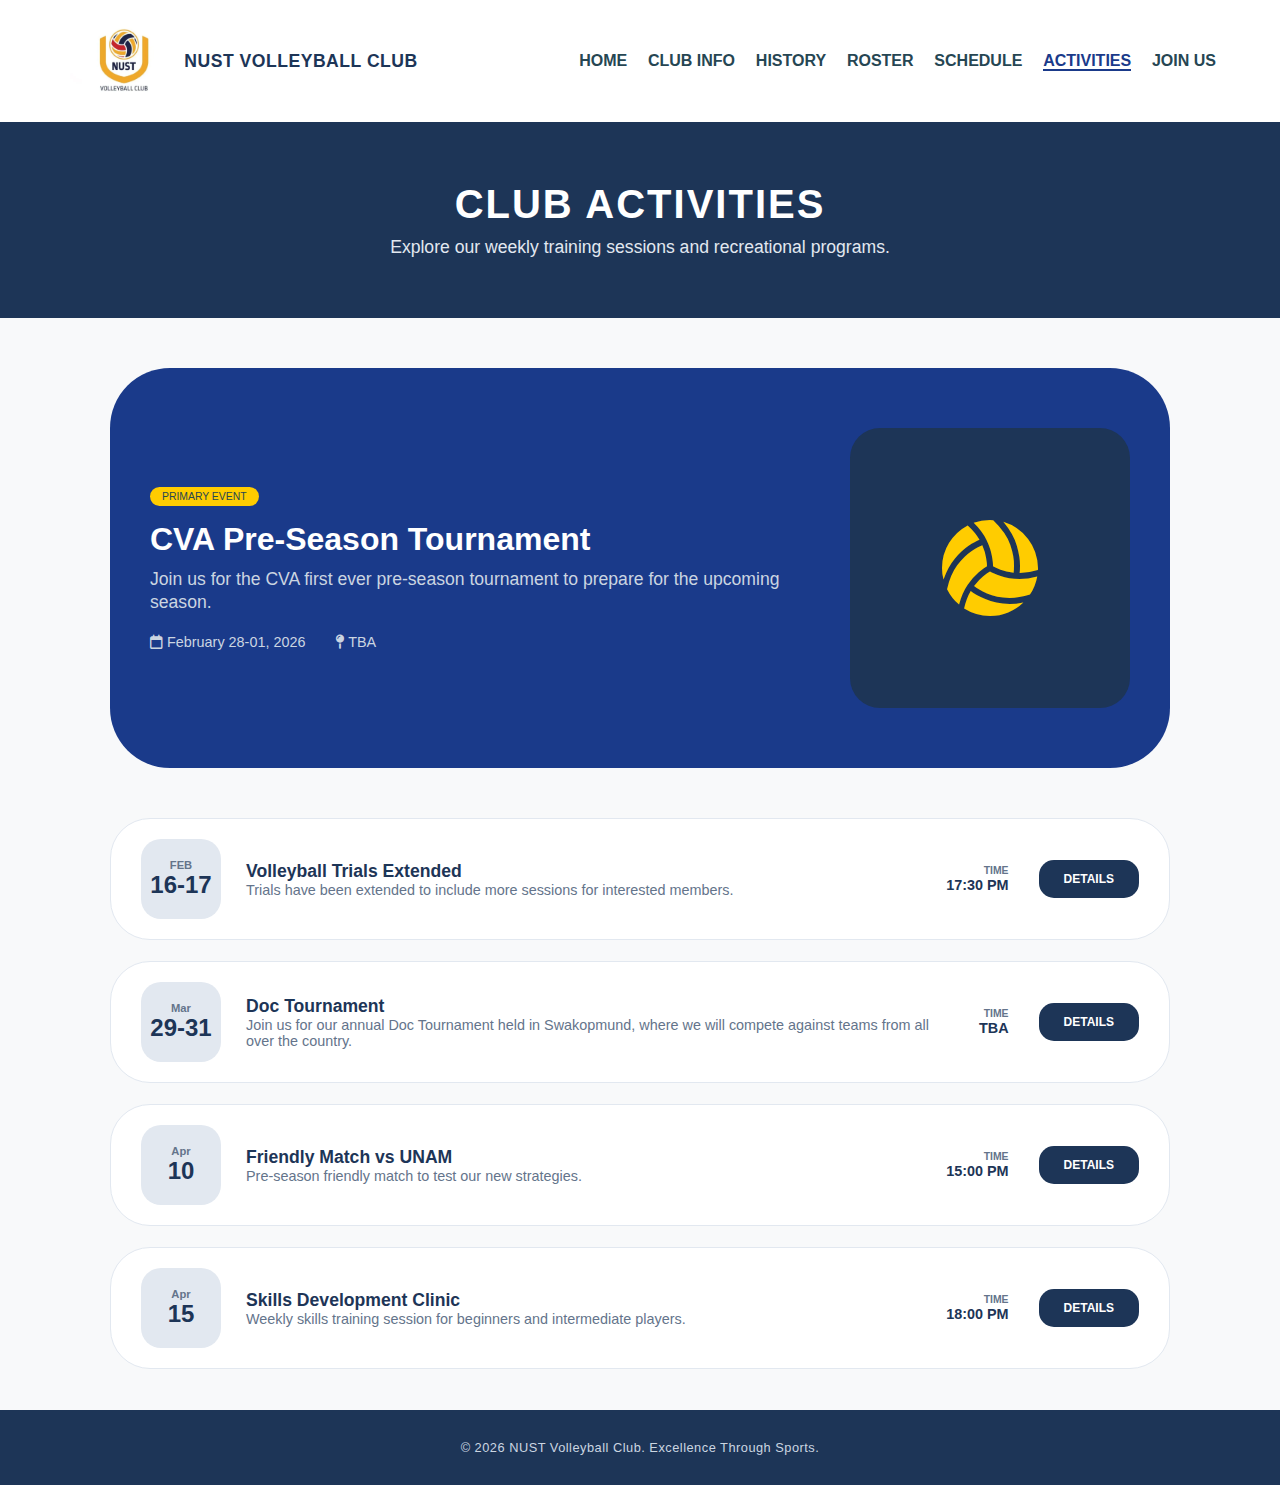
<file: activities.html>
<!DOCTYPE html>
<html lang="en">
<head>
    <meta charset="UTF-8">
    <meta name="viewport" content="width=device-width, initial-scale=1.0">
    <title>NUST Volleyball Club</title>
    <link rel="stylesheet" href="styles.css">
    <link rel="stylesheet" href="https://cdnjs.cloudflare.com/ajax/libs/font-awesome/6.0.0/css/all.min.css">
    <link rel="preconnect" href="https://cdnjs.cloudflare.com">
    <link rel="preconnect" href="https://fonts.googleapis.com">
</head>
<body class="site-wrapper">
    <header>
        <nav>
            <div class="logo">
                <img src="assets/logo.webp" class="logo-img">
                <span class="logo-text">NUST VOLLEYBALL CLUB</span>
            </div>
            <input type="checkbox" id="menu-toggle" class="menu-checkbox">
                <label for="menu-toggle" class="hamburger">
                    <span></span>
                    <span></span>
                    <span></span>
                </label>
                
            <ul class="nav-links">
                <li><a href="index.html">HOME</a></li>
                <li><a href="club-info.html">CLUB INFO</a></li>
                <li><a href="history.html">HISTORY</a></li>
                <li><a href="roster.html">ROSTER</a></li>
                <li><a href="schedule.html">SCHEDULE</a></li>
                <li><a href="activities.html" class="active">ACTIVITIES</a></li>
                <li><a href="join.html">JOIN US</a></li>
            </ul>
        </nav>
    </header>
    
    <main class="content-area">
        <header class="hero-header">
            <h1 class="hero-title">CLUB ACTIVITIES</h1>
            <p class="hero-subtitle">Explore our weekly training sessions and recreational programs.</p>
        </header>

        <section class="primary-event-section" id="primary-event-section">
            <!-- Primary event will be loaded dynamically from activities.js -->
        </section>

        <section class="secondary-container" id="secondary-events">
            <!-- Secondary events will be loaded dynamically from activities.js -->
        </section>
    </main>

    <footer class="secondary-footer">
        <div class="footer-divider"></div>
        <div class="footer-bottom-wrap">
            <p class="footer-copy">© 2026 NUST Volleyball Club. Excellence Through Sports.</p>
        </div>
    </footer>
    <script src="data/activities.js"></script>
    <script src="script.js"></script>
</body>
</html>
</file>
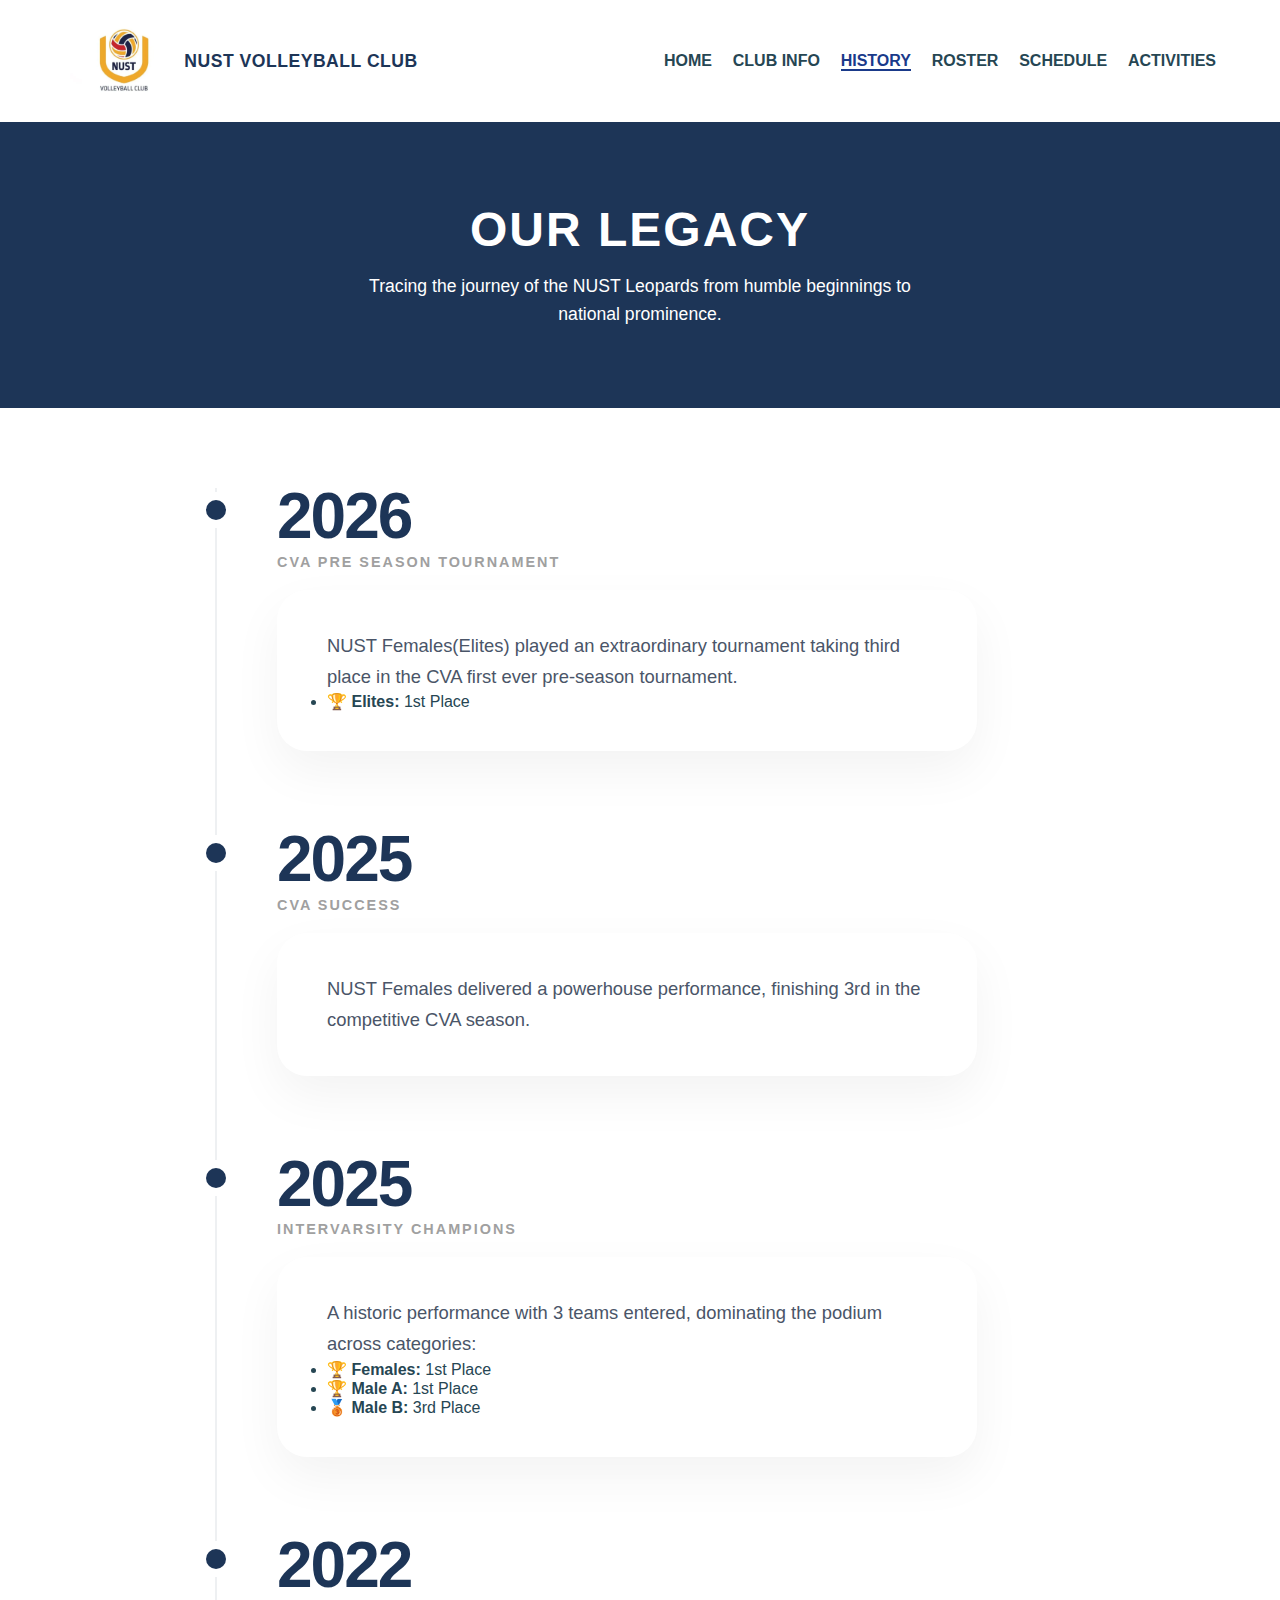
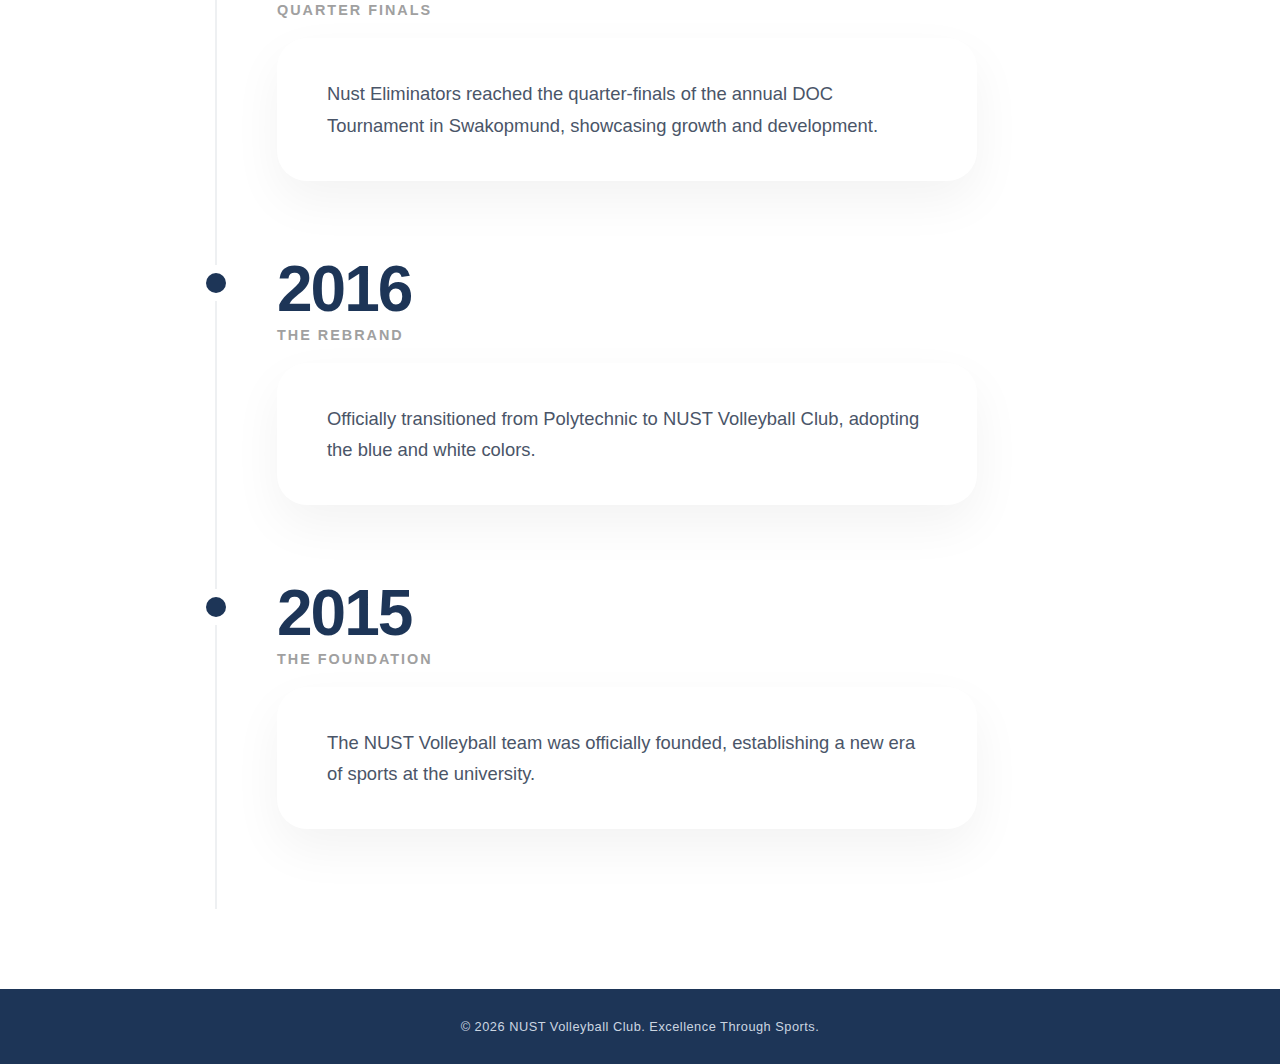
<file: history.html>
<!DOCTYPE html>
<html lang="en">
<head>
    <meta charset="UTF-8">
    <meta name="viewport" content="width=device-width, initial-scale=1.0">
    <title>NUST Volleyball Club - History</title>
    <link rel="stylesheet" href="styles.css">
    <link rel="stylesheet" href="https://cdnjs.cloudflare.com/ajax/libs/font-awesome/6.0.0/css/all.min.css">
    <link rel="preconnect" href="https://cdnjs.cloudflare.com">
    <link rel="preconnect" href="https://fonts.googleapis.com">
</head>
<body class="site-wrapper">
    <header>
        <nav>
            <div class="logo">
                <img src="assets/logo.webp" class="logo-img" alt="NUST Volleyball Club Logo">
                <span class="logo-text">NUST VOLLEYBALL CLUB</span>
            </div>
            <input type="checkbox" id="menu-toggle" class="menu-checkbox">
            <label for="menu-toggle" class="hamburger">
                <span></span>
                <span></span>
                <span></span>
            </label>
            <ul class="nav-links">
                <li><a href="index.html">HOME</a></li>
                <li><a href="club-info.html">CLUB INFO</a></li>
                <li><a href="history.html" class="active">HISTORY</a></li>
                <li><a href="roster.html">ROSTER</a></li>
                <li><a href="schedule.html">SCHEDULE</a></li>
                <li><a href="activities.html">ACTIVITIES</a></li>
            </ul>
        </nav>
    </header>
    
    <main class="content-area">
        <section class="history-hero">
            <div class="hero-overlay">
                <h1 class="legacy-title">OUR LEGACY</h1>
                <p class="legacy-subtitle">Tracing the journey of the NUST Leopards from humble beginnings to national prominence.</p>
            </div>
        </section>
        
        <section class="history-section">
            <div class="timeline-container">
                <!-- Timeline will be loaded dynamically from data/timeline.js -->
            </div>
        </section>
    </main>
    
    <footer class="secondary-footer">
        <div class="footer-divider"></div>
        <div class="footer-bottom-wrap">
            <p class="footer-copy">© 2026 NUST Volleyball Club. Excellence Through Sports.</p>
        </div>
    </footer>
    
    <script src="data/timeline.js"></script>
    <script src="script.js"></script>
</body>
</html>
</file>
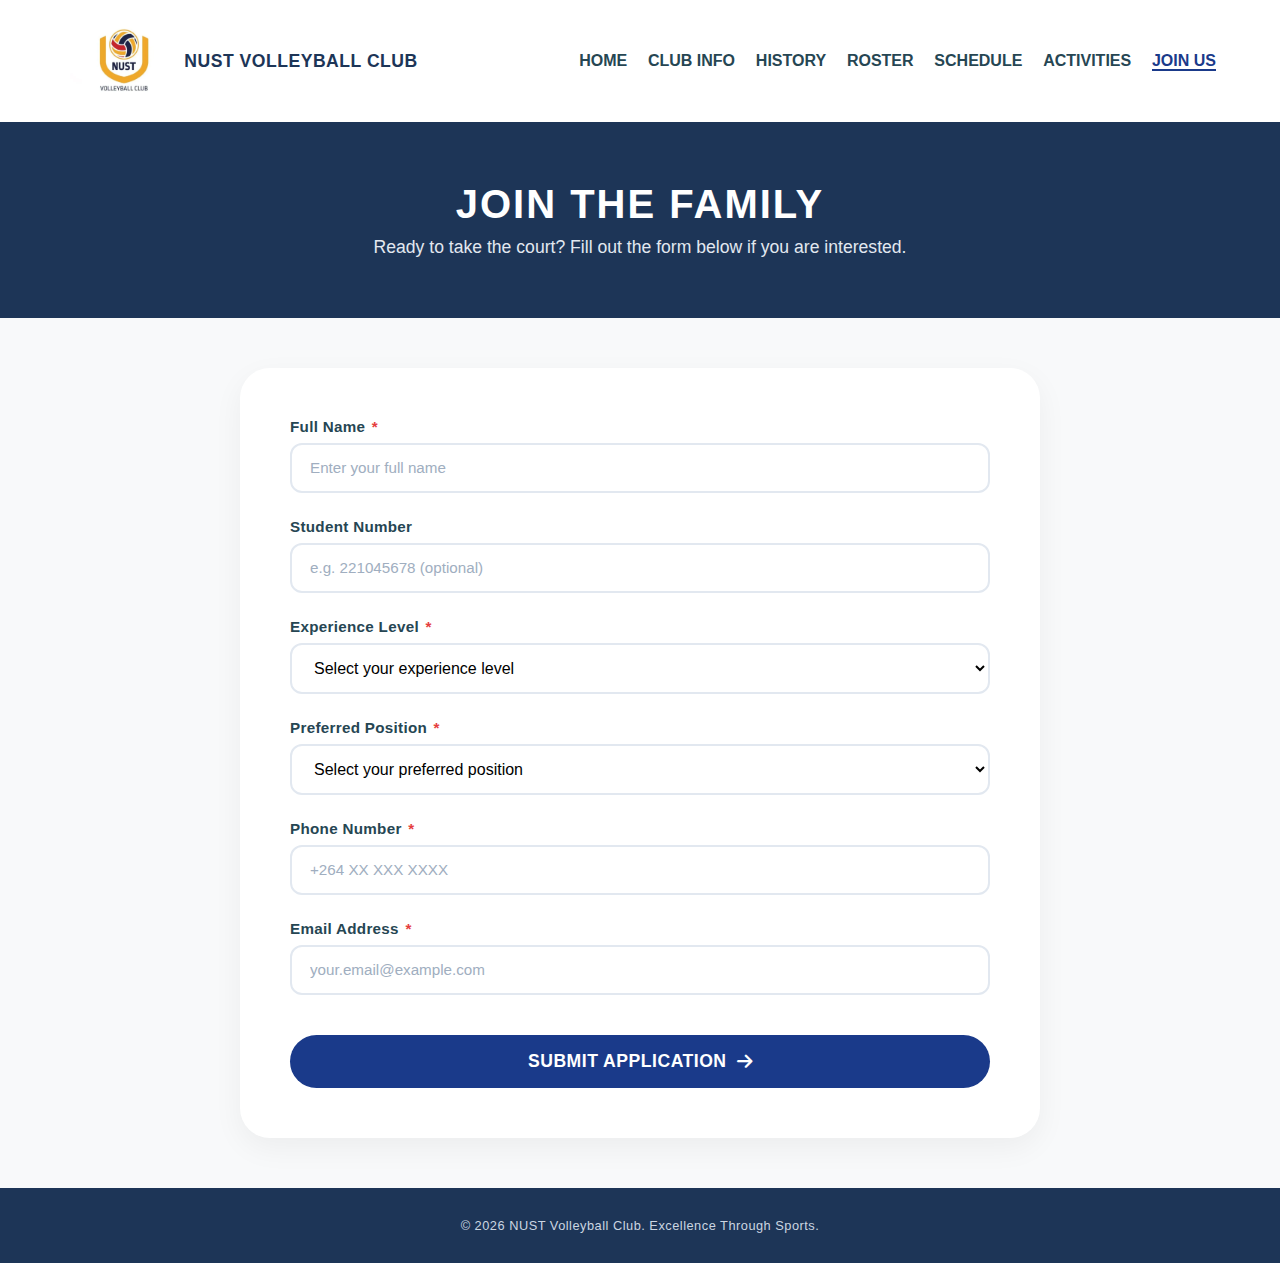
<file: join.html>
<!DOCTYPE html>
<html lang="en">
<head>
    <meta charset="UTF-8">
    <meta name="viewport" content="width=device-width, initial-scale=1.0">
    <title>NUST Volleyball Club - Join Us</title>
    <link rel="stylesheet" href="styles.css">
    <link rel="stylesheet" href="https://cdnjs.cloudflare.com/ajax/libs/font-awesome/6.0.0/css/all.min.css">
    <link rel="preconnect" href="https://cdnjs.cloudflare.com">
    <link rel="preconnect" href="https://fonts.googleapis.com">
</head>
<body class="site-wrapper">
    <header>
        <nav>
            <div class="logo">
                <img src="assets/logo.webp" class="logo-img" alt="NUST Volleyball Club Logo">
                <span class="logo-text">NUST VOLLEYBALL CLUB</span>
            </div>
            <input type="checkbox" id="menu-toggle" class="menu-checkbox">
            <label for="menu-toggle" class="hamburger">
                <span></span>
                <span></span>
                <span></span>
            </label>
            <ul class="nav-links">
                <li><a href="index.html">HOME</a></li>
                <li><a href="club-info.html">CLUB INFO</a></li>
                <li><a href="history.html">HISTORY</a></li>
                <li><a href="roster.html">ROSTER</a></li>
                <li><a href="schedule.html">SCHEDULE</a></li>
                <li><a href="activities.html">ACTIVITIES</a></li>
                <li><a href="join.html" class="active">JOIN US</a></li>
            </ul>
        </nav>
    </header>
    
    <main class="content-area">
        <header class="hero-header">
            <h1 class="hero-title">JOIN THE FAMILY</h1>
            <p class="hero-subtitle">Ready to take the court? Fill out the form below if you are interested.</p>
        </header>

        <section class="join-form-section">
            <div class="form-container">
                <form id="joinForm" class="join-form">
                    <div class="form-group">
                        <label for="fullName">Full Name <span class="required">*</span></label>
                        <input type="text" id="fullName" name="fullName" placeholder="Enter your full name" required>
                    </div>

                    <div class="form-group">
                        <label for="studentNumber">Student Number</label>
                        <input type="text" id="studentNumber" name="studentNumber" placeholder="e.g. 221045678 (optional)">
                    </div>

                    <div class="form-group">
                        <label for="experience">Experience Level <span class="required">*</span></label>
                        <select id="experience" name="experience" required>
                            <option value="" disabled selected>Select your experience level</option>
                            <option value="beginner">Beginner (Never played)</option>
                            <option value="intermediate">Intermediate (1-2 years)</option>
                            <option value="advanced">Advanced (3+ years)</option>
                            <option value="school">School Team Experience</option>
                            <option value="club">Played for another club</option>
                        </select>
                    </div>

                    <div class="form-group">
                        <label for="position">Preferred Position <span class="required">*</span></label>
                        <select id="position" name="position" required>
                            <option value="" disabled selected>Select your preferred position</option>
                            <option value="setter">Setter</option>
                            <option value="outside">Outside Hitter</option>
                            <option value="opposite">Opposite Hitter</option>
                            <option value="middle">Middle Blocker</option>
                            <option value="libero">Libero</option>
                            <option value="flexible">Flexible / Any position</option>
                        </select>
                    </div>

                    <div class="form-group">
                        <label for="phone">Phone Number <span class="required">*</span></label>
                        <input type="tel" id="phone" name="phone" placeholder="+264 XX XXX XXXX" required>
                    </div>

                    <div class="form-group">
                        <label for="email">Email Address <span class="required">*</span></label>
                        <input type="email" id="email" name="email" placeholder="your.email@example.com" required>
                    </div>

                    <div class="form-submit">
                        <button type="submit" class="submit-btn">SUBMIT APPLICATION <i class="fa-solid fa-arrow-right"></i></button>
                    </div>
                </form>

                <div id="successMessage" class="success-message" style="display: none;">
                    <i class="fa-solid fa-circle-check"></i>
                    <h3>Application Submitted!</h3>
                    <p>Thank you for your interest in joining NUST Volleyball Club. We'll contact you soon.</p>
                    <button onclick="resetJoinForm()" class="back-btn">Submit Another Application</button>
                </div>
            </div>
        </section>
    </main>

    <footer class="secondary-footer">
        <div class="footer-divider"></div>
        <div class="footer-bottom-wrap">
            <p class="footer-copy">© 2026 NUST Volleyball Club. Excellence Through Sports.</p>
        </div>
    </footer>
    <script src="script.js"></script>
</body>
</html>
</file>
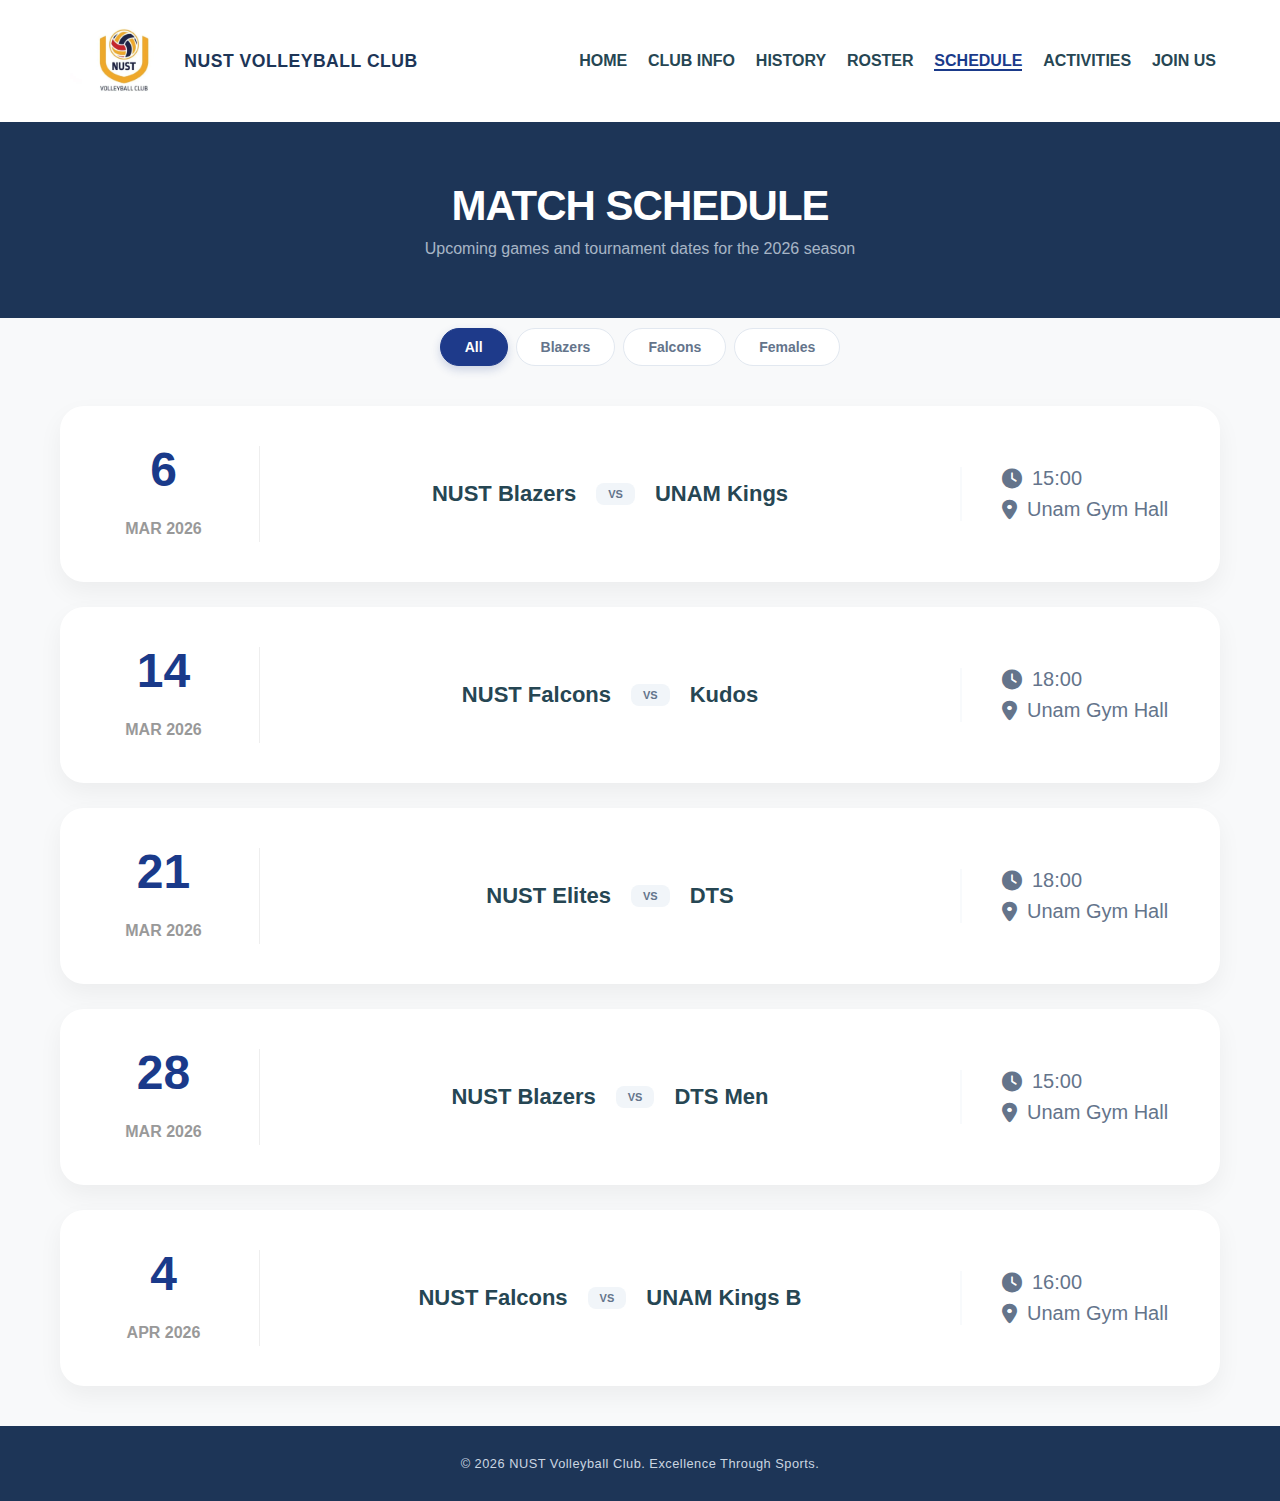
<file: schedule.html>
<!DOCTYPE html>
<html lang="en">
<head>
    <meta charset="UTF-8">
    <meta name="viewport" content="width=device-width, initial-scale=1.0">
    <title>NUST Volleyball Club - Schedule</title>
    <link rel="stylesheet" href="styles.css">
    <link rel="stylesheet" href="https://cdnjs.cloudflare.com/ajax/libs/font-awesome/6.0.0/css/all.min.css">
    <link rel="preconnect" href="https://cdnjs.cloudflare.com">
    <link rel="preconnect" href="https://fonts.googleapis.com">
</head>
<body class="site-wrapper">
    <header>
        <nav>
            <div class="logo">
                <img src="assets/logo.webp" class="logo-img" alt="NUST Volleyball Club Logo">
                <span class="logo-text">NUST VOLLEYBALL CLUB</span>
            </div>
            <input type="checkbox" id="menu-toggle" class="menu-checkbox">
            <label for="menu-toggle" class="hamburger">
                <span></span>
                <span></span>
                <span></span>
            </label>
            <ul class="nav-links">
                <li><a href="index.html">HOME</a></li>
                <li><a href="club-info.html">CLUB INFO</a></li>
                <li><a href="history.html">HISTORY</a></li>
                <li><a href="roster.html">ROSTER</a></li>
                <li><a href="schedule.html" class="active">SCHEDULE</a></li>
                <li><a href="activities.html">ACTIVITIES</a></li>
                <li><a href="join.html">JOIN US</a></li>
            </ul>
        </nav>
    </header>
    
    <main class="content-area schedule-content">
        <header class="schedule-header">
            <h1>Match Schedule</h1>
            <p>Upcoming games and tournament dates for the 2026 season</p>
        </header>

        <div class="filter-tabs">
            <button class="tab active" data-filter="All">All</button>
            <button class="tab" data-filter="Blazers">Blazers</button>
            <button class="tab" data-filter="Falcons">Falcons</button>
            <button class="tab" data-filter="Females">Females</button>
        </div>
        
        <div class="schedule-list">
            <!-- Schedule will be loaded dynamically from data/schedule.js -->
        </div>
    </main>

    <footer class="secondary-footer">
        <div class="footer-divider"></div>
        <div class="footer-bottom-wrap">
            <p class="footer-copy">© 2026 NUST Volleyball Club. Excellence Through Sports.</p>
        </div>
    </footer>
    
    <script src="data/schedule.js"></script>
    <script src="script.js"></script>
</body>
</html>
</file>
<file: styles.css>
:root{
    --main-blue: #1d3557;
    --lighter-blue: #1a3a8a;
    --yellow: #ffcc00;
    --background: #f8f9fa;
    --side-bar-background: #f1f5f9;
    --event-hover-light: #cbd5e1;
    --text: #264653;
    --white: #ffffff;
    --gray-text: #64748b;
    --light-gray-border: #e2e8f0;
}


/*homepage*/
/*Header Styles*/
*, *::before, *::after {
    box-sizing: border-box;
    margin: 0;
    padding: 0;
}


header {
    display: flex;
    justify-content: space-between;
    align-items: center;
    padding: 1rem 5%;
    background-color: var(--white);
}
body {
    font-family: 'Inter', sans-serif;
    background-color: var(--background);
    color: var(--text);
}

.site-wrapper{
    display: flex;
    flex-direction: column;
    min-height: 100vh;
}

.content-area{
    flex: 1;
}

/*Secondary footer*/
.secondary-footer {
    background-color: var(--main-blue);
    padding: 30px 0;
    width: 100%;
}


.footer-bottom-wrap {
    text-align: center;
}

.footer-copy {
    color: var(--event-hover-light);
    font-size: 0.8rem;
    font-weight: 500;
    letter-spacing: 0.5px;
}


/*logo styling*/
.logo {
    display: flex;
    align-items: center;
}

.logo-img {
    height: 90px;
}

.logo .logo-text {
    font-size: 1.1rem;
    font-weight: 700;
    color: var(--main-blue);
    letter-spacing: 0.5px;
}


/*nav links styling*/
nav {
    position: relative;
    display: flex;
    justify-content: space-between;
    align-items: center;
    width: 100%;
}

.nav-links {
    display: flex;
    list-style: none;
    gap: 1.3rem;
}

.nav-links a {
    text-decoration: none;
    color: var(--text);
    font-weight: 700;
    transition: color 0.3s ease;
}

.nav-links a.active {
    color: var(--lighter-blue);
    border-bottom: 2px solid var(--lighter-blue);
}

.search-btn {
    background: transparent;
    border: none;
    color: var(--main-blue);
    cursor: pointer;
    font-weight: 600;
    font-size: 16px;
    transition: all 0.3s ease;
}

/*hero styles*/

.hero {
    height: 60vh;
    background: linear-gradient(rgba(0, 0, 0, 0.5), rgba(0, 0, 0, 0.5)), 
                url('assets/volleyball-bg.webp') center/cover no-repeat;
    display: flex;
    flex-direction: column;
    justify-content: center;
    color: var(--white);
}

.hero h3{
    font-size: 2rem;
    font-weight: bold;
}

.hero-content {
    text-align: center;
}

.hero p{
    font-size: 1.3rem;
}

.countdown-display {
    font-size: clamp(1.5rem, 10vw, 4.5rem);
    font-weight: 800;
    color: var(--yellow);
    margin: 1rem 0;
}

.join-btn {
    margin-top: 20px;
    background-color: var(--lighter-blue);
    color: var(--white);
    padding: 12px 45px;
    font-size: 1.1rem;
    border-radius: 30px;
    font-weight: 700;
    display: inline-flex;
    align-items: center;
    justify-content: center;
    text-decoration: none;
    border: none;
    cursor: pointer;
    transition: transform 0.2s ease, background-color 0.2s ease;
}

.join-btn:hover {
    background-color: var(--main-blue);
    transform: scale(1.05);
}


/*news and events styling*/
.main-content-wrapper {
    display: flex;
    justify-content: space-between;
    align-items: flex-start;
    gap: 40px;
    margin-top: 20px;
}


/*news*/
.news-container {
    flex: 2;
}

.news-section {
    padding: 60px 16%;
    background-color: transparent;
}

.section-title {
    font-size: 1.75rem;
    color: var(--main-blue);
    border-left: 5px solid var(--lighter-blue);
    padding-left: 15px;
    margin: 0
}

.view-all {
    color: var(--lighter-blue);
    text-decoration: none;
    font-weight: bold;
    font-size: 14px;
}

.section-header {
    display: flex;
    justify-content: space-between;
    align-items: center;
    margin-bottom: 30px;
    width: 100%;
}


.news-grid {
    display: grid;
    grid-template-columns: repeat(auto-fit, minmax(300px, 1fr));
    gap: 20px;
    width: 100%
}

.news-card {
    background: var(--white);
    border-radius: 8px;
    overflow: hidden;
    box-shadow: 0 4px 10px rgba(0,0,0,0.1);
    transition: transform 0.3s cubic-bezier(0.4, 0, 0.2, 1), box-shadow 0.3s ease;
}

.news-card:hover {
    transform: translateY(-10px);
    box-shadow: 0 20px 25px -5px rgba(0, 0, 0, 0.1), 0 10px 10px -5px rgba(0, 0, 0, 0.04);
}


.news-card img {
    width: 100%;
    height: 200px;
    object-fit: cover;
}

.card-content {
    padding: 20px;
}

.card-content p{
    color: var(--text);
    line-height: 1.6;
    font-size: 0.95rem;
}

.read-more {
    color: var(--lighter-blue);
    text-decoration: none;
    font-weight: 800;
    font-size: 13px;
    text-transform: uppercase;
    display: inline-flex;
    align-items: center;
    gap: 8px;
    margin-top: 15px;
    transition: gap 0.2s ease;
}

.read-more:hover {
    gap: 12px;
}


/*events*/
.events-sidebar {
    display: flex;
    flex-direction: column;
    gap: 15px;
    background: var(--side-bar-background);
    padding: 30px;
    border-radius: 20px;
}

.event-card {
    display: flex;
    align-items: center;
    background: var(--white);
    padding: 15px;
    border-radius: 15px;
    justify-content: space-between;
    transition: all 0.2s ease-in-out;
    cursor: pointer;
}

.event-card:hover {
    background-color: var(--white);
    border-color: var(--event-hover-light);
    transform: scale(1.03);
    box-shadow: 0 4px 12px rgba(0, 0, 0, 0.05);
}

.event-icon-box {
    background: var(--background);
    padding: 12px;
    border-radius: 12px;
    color: var(--lighter-blue);
}

.add-calendar {
    background: var(--yellow);
    color: var(--main-blue);
    padding: 10px;
    border-radius: 50%;
    cursor: pointer;
}


.view-schedule-btn {
    display: inline-block;
    padding: 15px 35px;
    color: var(--text);
    text-decoration: none;
    border-radius: 8px;
    background: transparent;
    border: 2px dashed var(--event-hover-light);
    font-weight: 700;
    transition: background 0.3s ease;
    display: flex;
    justify-content: center;
}

.view-schedule-btn:hover {
    background-color: var(--side-bar-background);
    border-color: var(--main-blue);
    color: var(--main-blue);
}

/* Connect Section at bottom */
.connect-section {
    margin-top: 30px;
    padding-top: 20px;
    border-top: 1px solid var(--light-gray-border);
    text-align: center;
}

.connect-section p {
    font-size: 12px;
    font-weight: 800;
    color: #64748b;
    letter-spacing: 1px;
    margin-bottom: 15px;
}

.social-icons-row {
    display: flex;
    justify-content: space-around;
    font-size: 21px;
    cursor: pointer;
}

.social-link{
    color: var(--gray-text);
}

.fa-instagram:hover {
    color: #e1306c;
    scale: 1.2;
}

.fa-envelope:hover {
    color: var(--main-blue);
    scale: 1.2;
}

.fa-tiktok:hover {
    color: initial;
}

/*footer styling*/
.main-footer {
    background-color: var(--main-blue);
    color: var(--event-hover-light);
    padding: 60px 5% 30px;
    margin-top: 50px;
}

.footer-grid {
    display: flex;
    justify-content: space-between;
    gap: 40px;
    flex-wrap: wrap;
}


.footer-about {
    flex: 2;
    min-width: 250px;
}

.footer-logo {
    display: flex;
    align-items: center;
    gap: 12px;
    margin-bottom: 20px;
}

.logo-circle {
    width: 40px;
    height: 40px;
    background: var(--event-hover-light);
    color: var(--main-blue);
    border-radius: 50%;
    display: flex;
    align-items: center;
    justify-content: center;
    font-weight: 800;
}

.footer-logo .logo-text{
    color: var(--white)
}

.footer-links, .footer-contact {
    flex: 1;
    min-width: 200px;
}

.main-footer h5 {
    color: var(--white);
    text-transform: uppercase;
    font-size: 0.85rem;
    letter-spacing: 1.2px;
    margin-bottom: 1.5rem;
}

.main-footer ul {
    list-style: none;
    padding: 0;
}

.main-footer ul li {
    margin-bottom: 12px;
    font-size: 0.9rem;
    opacity: 0.8;
}

.main-footer a {
    color: var(--event-hover-light);
    text-decoration: none;
    transition: color 0.2s ease;
}

.main-footer a:hover {
    color: var(--white);
    opacity: 1;
    text-decoration: underline;
}


.footer-bottom {
    margin-top: 40px;
    padding-top: 20px;
    border-top: 1px solid rgba(255, 255, 255, 0.1);
    font-size: 0.8rem;
    display: flex;
    justify-content: center;
}

.menu-checkbox{
    display: none;
}

/*media*/
@media (max-width: 1024px){
    .menu-checkbox { 
        display: none; 
    }

    .hamburger {
        display: flex;
        flex-direction: column;
        gap: 5px;
        cursor: pointer;
    }

    .hamburger span {
        width: 30px;
        height: 3px;
        background: var(--main-blue);
        border-radius: 5px;
    }

    .logo-text{
        display: none;
    }

    .countdown-display{
        font-size: clamp(1.5rem, 8vw, 3.5rem);
    }

    .nav-links {
        display: none;
        position: absolute;
        top: 100%;
        left: 0;
        width: 100%;
        background-color: var(--white);
        flex-direction: column;
        text-align: center;
        padding: 40px 0;
        box-shadow: 0 10px 15px rgba(0,0,0,0.1);
        z-index: 1000;
    }

    .menu-checkbox:checked ~ .nav-links {
        display: flex;
    }

    .main-content-wrapper {
        flex-direction: column;
    }

    .events-sidebar {
        width: 100%;
        order: 2;
    }

    .card-container {
        flex-direction: column;
        align-items: center;
        padding: 20px 15px;
    }

    .card {
        width: 100%;
        max-width: 400px;
        margin-bottom: 20px;
    }
    .footer-content {
        flex-direction: column;
        gap: 20px;
    }

    footer p {
        font-size: 0.85rem;
        line-height: 1.5;
    }
}







/*schedule*/
/*header styling*/
.schedule-header {
    background-color: var(--main-blue);
    padding: 60px 20px;
    text-align: center;
    color: var(--white);
    display: flex;
    flex-direction: column;
    align-items: center;
}

.schedule-header h1 {
    font-size: 42px;
    text-transform: uppercase;
    letter-spacing: -1px;
    margin-bottom: 10px;
}

.schedule-header p {
    color: var(--event-hover-light);
    opacity: 0.8;
}

/*tabs styling*/
.filter-tabs {
    display: flex;
    justify-content: center;
    gap: 0.5rem;
    margin-bottom: 2rem; 
    flex-wrap: wrap;
    padding: 0 1rem; 
    margin-top: 10px;
}

.tab {
    padding: 10px 24px;
    border-radius: 50px;
    border: 1px solid #e2e8f0;
    background-color: white;
    color: #64748b;
    font-size: 14px;
    font-weight: 600;
    cursor: pointer;
    transition: all 0.3s ease;
}

.tab:hover {
    border-color: #1e3a8a;
    color: #1e3a8a;
    background-color: #f8fafc;
}

.tab.active {
    background-color: #1e3a8a;
    color: white;
    border-color: #1e3a8a;
    box-shadow: 0 4px 10px rgba(30, 58, 138, 0.2);
}


/*match cards styling*/
.schedule-list {
    max-width: 1200px;
    margin: 40px auto;
    padding: 0 20px;
    display: flex;
    flex-direction: column;
    gap: 25px;
}

.match-card {
    display: grid;
    grid-template-columns: 160px 1fr 220px;
    align-items: center;
    background: white;
    padding: 40px;
    border-radius: 24px;
    box-shadow: 0 10px 25px rgba(0, 0, 0, 0.05)
}

/* highlight the next upcoming match (applied dynamically) */
.match-card.upcoming {
    border: 2px solid var(--lighter-blue);
    box-shadow: 0 18px 40px rgba(30,58,138,0.08);
    transform: translateY(-6px);
}

.match-date { 
    font-size: 3rem;
    font-weight: 900;
    color: #1a3a8a;
    line-height: 1;            
    text-align: center;        
    border-right: 1px solid #eee; 
    padding-right: 2rem;       
}

.match-month{
font-size: 1rem; 
color: #999;
}

.team-name {
    font-size: 22px; 
    font-weight: 800;
}

.vs-badge {
    background: var(--side-bar-background);
    color: #64748b;
    font-size: 11px;
    font-weight: 800;
    padding: 5px 12px;
    border-radius: 8px;
    text-transform: uppercase;
}

.match-teams {
    display: flex;
    justify-content: center;
    align-items: center;
    gap: 20px;
}

.match-meta {
    border-left: 2px solid #f8fafc;
    padding-left: 40px;
    display: flex;
    flex-direction: column;
    gap: 8px;
}

.meta-item {
    font-size: 20px;
    color: #64748b;
    display: flex;
    align-items: center;
    gap: 10px;
    font-weight: 500;
}

/*media*/
@media (max-width: 768px) {
    .match-card {
        grid-template-columns: 1fr;
        text-align: center;
        padding: 30px 20px;
    }

    .match-date {
        flex-direction: row;
        justify-content: center;
        border-right: none;
        border-bottom: 2px solid var(--side-bar-background);
        padding: 0 0 20px;
    }

    .match-meta {
        border-left: none;
        border-top: 2px solid #f8fafc;
        padding: 20px 0 0;
    }
    
}




/*roster page*/
.roster-container {
    max-width: 1200px;
    margin: 0 auto;
    padding: 20px;
}

.player-grid {
    display: grid;
    grid-template-columns: repeat(auto-fill, minmax(250px, 1fr));
    gap: 1.5rem;
    margin: 40px auto;
}

.player-card {
    background: var(--white);
    border-radius: 20px;
    overflow: hidden;
    display: flex;
    flex-direction:column;
    cursor: pointer;
}

.player-card:hover {
    transform: translateY(-10px);
}

.player-image {
    height: 350px;
    overflow: hidden;
    position: relative;
}

.player-image img {
    height: 100%;
    width: 100%;
    object-fit: cover;
}

.player-overlay {
    position: absolute;
    inset: 0;
    bottom: 0;
    background: linear-gradient(transparent, var(--lighter-blue));
    display: flex;
    flex-direction: column;
    justify-content: flex-end;
    padding: 20px;
    opacity: 0;
    transition: opacity 0.3s ease;
    color: var(--white);
    font-weight: 700;
}

.player-card:hover .player-overlay{
    opacity: 1;
}


.player-info {
    padding: 1.5rem;
    background-color: var(--white);
}

.name-row {
    display: flex;
    justify-content: space-between;
    align-items: baseline;
    margin-bottom: 0.25rem;
}

.name-row h3 {
    font-size: 1.25rem;
    font-weight: 700;
    color: var(--text);
    margin: 0;
}

.player-number {
    font-size: 1.25rem;
    font-weight: 800;
    color: var(--gray-text);
}

.player-status {
    text-transform: uppercase;
    font-size: 0.85rem;
    letter-spacing: 0.05em;
    font-weight: 600;
    color: var(--gray-text);
    margin: 0;
}

/*media*/
@media (max-width: 1024px) {
    .roster-grid {
        grid-template-columns: repeat(auto-fit, minmax(250px, 1fr));
        gap: 20px;
        padding: 20px;
    }
}

@media (max-width: 768px) {
    .roster-grid {
        grid-template-columns: 1fr;
    }

    .tab{
        font-size: 15px;

    }

    .player-grid{
        margin: 1px auto;
    }
    .player-card {
        display: flex;
        flex-direction: column;
        align-items: center;
        max-width: 350px;
        text-align: center;
    }

    .player-image {
        width: 100%;
        max-width: auto;
        height: auto;
    }

    .player-info {
        padding: 15px;
    }
}





/*club info page*/

.hero-info {
    background-color: var(--main-blue);
    color: var(--white);
    padding: 100px 20px;
    text-align: center;
}

.hero-content h1 {
    font-size: 3rem;
    margin-bottom: 1.5rem;
}

.hero-content p {
    color: var(--event-hover-light);
    max-width: 600px;
    margin: 0 auto;
    font-size: 1.1rem;
}


/*mission section*/
.mission-section {
    max-width: 1200px;
    margin: 80px auto;
}

.mission-container {
    display: flex;
    align-items: center;
    gap: 50px;
}

.mission-text {
    flex: 2;
}

.side-title {
    font-size: 2rem;
    color: var(--text);
    border-left: 5px solid var(--lighter-blue);
    padding-left: 20px;
    margin-bottom: 25px;
}

.mission-text p {
    font-size: 1.1rem;
    line-height: 1.5;
    color: var(--gray-text);
}

.mission-image {
    flex: 3;
    border-radius: 30px;
    overflow: hidden;
}

.mission-image img {
    width: 100%;
    height: 400px;
    object-fit: cover;
    display: block;
}



/*executive section*/
.exec-section {
    max-width: 1200px;
    margin: 100px auto;
    padding: 0 20px;
    text-align: center;
}

.section-center-title {
    font-size: 2.5rem;
    margin-bottom: 60px;
}

.exec-grid {
    display: flex;
    flex-wrap: wrap;
    justify-content: center;
    gap: 40px;
    max-width: 1200px;
    margin: 0 auto;
}

.exec-card {
    flex: 0 1 calc(25% - 40px);
    min-width: 250px;
    background: var(--white);
    padding: 30px;
    border-radius: 20px;
    text-align: center;
}

.exec-card:hover {
    transform: translateY(-10px);
}

.exec-img-container {
    width: 120px;
    height: 120px;
    margin: 0 auto 20px;
    border-radius: 50%;
    overflow: hidden;
}

.exec-img-container img {
    width: 100%;
    height: 100%;
    object-fit: cover;
}

.exec-role {
    color: var(--lighter-blue);
    font-size: 0.7rem;
    font-weight: 800;
    letter-spacing: 2px;
    margin-bottom: 8px;
}

.exec-name {
    font-size: 1.1rem;
    color: var(--text);
    font-weight: 700;
}


/*technical staff*/
.tech-staff-section {
    width: 100%;
    text-align: center;
}

.tech-grid {
    display: flex;
    justify-content: center;
    gap: 30px;
    padding: 40px 0;
}

.tech-card {
    position: relative;
    background: var(--white);
    border-radius: 40px;
    padding: 50px 40px;
    width: 320px;
    text-align: center;
}

/*media*/
@media (max-width: 1024px) {
    .tech-grid {
        flex-direction: column;
        align-items: center;
    }
    .tech-card {
        width: 100%;
        max-width: 420px;
        margin: 0 auto;
    }
} 

.tech-card:hover {
    transform: translateY(-10px);
}

.role-ribbon {
    position: absolute;
    top: 0;
    right: 0;
    background: var(--lighter-blue);
    color: var(--white);
    padding: 10px 25px;
    font-size: 0.7rem;
    font-weight: 800;
    border-radius: 0 40px 0 20px;
}

.tech-img-wrapper {
    width: 140px;
    height: 140px;
    margin: 0 auto 25px;
    border-radius: 50%;
    overflow: hidden;
    background: var(--white);
}

.tech-img-wrapper img {
    width: 100%;
    height: 100%;
    object-fit: cover;
}

.tech-name {
    font-size: 1.4rem;
    color: var(--text);
}



/*teams leadership section*/
.team-leadership-container {
    padding: 60px 20px;
    background-color: var(--background);
}

.leadership-glass-card {
    background: var(--white);
    max-width: 1100px;
    margin: 0 auto;
    padding: 60px 80px;
    border-radius: 60px;
    box-shadow: 0 4px 20px rgba(0, 0, 0, 0.03);
    text-align: center;
}

.leadership-title {
    color: var(--gray-text);
    font-size: 0.9rem;
    font-weight: 800;
    letter-spacing: 3px;
    margin-bottom: 50px;
    text-transform: uppercase;
}

.teams-flex {
    display: flex;
    justify-content: space-between;
    gap: 40px;
    text-align: left;
}

.team-column {
    flex: 1;
}

/*media*/
@media (max-width: 1024px) {
    .leadership-glass-card { 
        padding: 30px 20px; 
    }
    .teams-flex {
        flex-direction: column;
        gap: 20px;
        text-align: left;
    }
    .team-column { width: 100%; }
    .leader-row {
        display: flex;
        flex-direction: column;
        gap: 8px;
        align-items: flex-start;
    }
} 

.team-name-club {
    color: var(--lighter-blue);
    font-size: 0.75rem;
    font-weight: 800;
    letter-spacing: 1px;
    margin-bottom: 15px;
    padding-bottom: 15px;
    border-bottom: 1px solid var(--event-hover-light);
}

.leader-row {
    margin-bottom: 8px;
    display: flex;
    gap: 10px;
    align-items: center;
}

.p-name {
    font-weight: 700;
    color: var(--text);
    font-size: 0.95rem;
}

.p-role {
    color: var(--gray-text);
    font-size: 0.85rem;
    font-weight: 400;
}


/*training section*/
.training-section {
    padding: 80px 20px;
    background-color: var(--background);
}

.mega-card {
    background: var(--main-blue);
    max-width: 1200px;
    margin: 0 auto;
    border-radius: 50px;
    display: flex;
    padding: 60px;
    gap: 40px;
    color: var(--white);
    align-items: stretch;
}


.mega-card > * { min-width: 0; }

.training-side {
    flex: 1 1 50%;
    min-width: 0;
}

.training-title {
    font-size: 1.8rem;
    font-weight: 800;
    margin-bottom: 20px;
    display: flex;
    align-items: center;
    gap: 15px;
}

.training-title i {
    color: var(--yellow);
}

.training-note {
    color: var(--event-hover-light);
    margin-bottom: 30px;
    line-height: 1.6;
}

.schedule-row {
    background: rgba(255, 255, 255, 0.05);
    padding: 18px 25px;
    border-radius: 15px;
    display: flex;
    justify-content: space-between;
    margin-bottom: 12px;
    font-weight: 600;
}

.schedule-row .time {
    color: var(--yellow);
}

.location-link {
    text-decoration: underline;
    text-decoration-color: var(--yellow);
    color: inherit;
    transition: all 0.3s ease;
}

.location-link:hover {
    color: #fbbf24;
    text-decoration-thickness: 2px;
}

/*join card*/
.join-side {
    flex: 1 1 50%;
    min-width: 0;
}

.join-card {
    background: #1e293b;
    padding: 32px;
    border-radius: 35px;
    border: 1px solid rgba(255, 255, 255, 0.1);
    width: 100%;
    box-sizing: border-box;
    display: flex;
    flex-direction: column;
    justify-content: center;
}

.join-card h3 {
    font-size: 1.5rem;
    margin-bottom: 15px;
}

.join-card p {
    color: var(--event-hover-light);
    font-size: 0.9rem;
    margin-bottom: 30px;
}

.contact-method {
    display: flex;
    align-items: center;
    gap: 15px;
    margin-bottom: 20px;
    min-width: 0;
}

.contact-method p { margin: 0; }

.icon-circle {
    width: 45px;
    height: 45px;
    flex: 0 0 45px;
    background: var(--lighter-blue);
    border-radius: 50%;
    display: flex;
    justify-content: center;
    align-items: center;
    color: #3b82f6;
}


.contact-method > div {
     min-width: 0; 
    }

.contact-label {
    display: block;
    font-size: 0.65rem;
    font-weight: 800;
    color: var(--event-hover-light);
    letter-spacing: 1px;
}

.contact-value {
    display: block;
    text-decoration: none;
    color: var(--white);
    font-weight: 700;
    font-size: 1.05rem;
    white-space: normal;
    overflow-wrap: anywhere;
    word-break: break-word;
}

.contact-value:hover {
    text-decoration: underline;
    color: var(--yellow);
}

/*media*/
@media (max-width: 1024px) {
    .mega-card {
        flex-direction: column;
        text-align: center;
    }

    .training-side, .join-side {
        flex: 1;
    }
}





/*activities page*/
.hero-header {
    background-color: var(--main-blue);
    padding: 60px 20px;
    text-align: center;
    color: var(--white);
    display: flex;
    flex-direction: column;
}

.hero-title {
    font-size: 2.5rem;
    font-weight: 800;
    letter-spacing: 2px;
    text-transform: uppercase;
    margin-bottom: 10px;
}

.hero-subtitle {
    color: var(--light-gray-border);
    font-size: 1.1rem;
    font-weight: 300;
}


/*primary event*/
.primary-event-section {
    max-width: 1100px;
    margin: 50px auto;
    padding: 0 20px;
}

.primary-card {
    background-color: var(--lighter-blue);
    border-radius: 60px; 
    padding: 60px 40px;
    display: flex;
    align-items: center;
    gap: 40px;
    color: var(--white);
}

.badge-primary {
    background-color: var(--yellow);
    color: var(--text);
    font-size: 0.65rem;
    padding: 4px 12px;
    border-radius: 20px;
    display: inline-block;
    margin-bottom: 15px;
}

.event-details {
    flex: 1;
}

.event-title {
    font-size: 2rem;
    margin-bottom: 10px;
}

.event-desc{
    color: var(--event-hover-light);
    line-height: 1.3;
    font-size: 1.1rem;
    margin-bottom: 20px;
}

.event-meta {
    display: flex;
    gap: 30px;
    font-size: 0.9rem;
    color: var(--event-hover-light);
}

.event-visual-box {
    width: 280px;
    height: 280px;
    border-radius: 30px;
    display: flex;
    align-items: center;
    justify-content: center;
    font-size: 6rem;
    color: var(--yellow);
    background: var(--main-blue);
    flex-shrink: 0;
}

/*secondary events*/
.secondary-container {
    max-width: 1100px;
    margin: 0 auto 60px;
    padding: 0 20px;
    display: flex;
    flex-direction: column;
    gap: 40px;
}

.secondary-card {
    background: var(--white);
    border: 1px solid var(--light-gray-border);
    border-radius: 40px;
    padding: 20px 30px;
    display: flex;
    align-items: center;
    gap: 25px;
}

.secondary-card:hover {
    transform: scale(1.01);
}

.date-box {
    background: var(--light-gray-border);
    width: 80px;
    height: 80px;
    border-radius: 20px;
    display: flex;
    flex-direction: column;
    align-items: center;
    justify-content: center;
    flex-shrink: 0;
}

.date-box .month {
    font-size: 0.7rem;
    font-weight: 600;
    color: var(--gray-text);
}

.date-box .day {
    font-size: 1.5rem;
    font-weight: 800;
    color: var(--main-blue);
}

.event-info {
    flex: 1;
}

.event-info h3 {
    font-size: 1.1rem;
    font-weight: 700;
    color: var(--main-blue);
}

.event-info p {
    font-size: 0.9rem;
    color: var(--gray-text);
}

.event-action {
    display: flex;
    align-items: center;
    gap: 30px;
}

.time-data {
    text-align: right;
}

.time-data .label {
    display: block;
    font-size: 0.65rem;
    font-weight: 800;
    color: var(--gray-text);
}

.time-data .value {
    font-size: 0.9rem;
    font-weight: 800;
    color: var(--main-blue);
}

.details-btn {
    background: var(--main-blue);
    color: var(--white);
    border: none;
    padding: 12px 25px;
    border-radius: 15px;
    font-size: 0.75rem;
    font-weight: 800;
    cursor: pointer;
}

.details-btn:hover {
    background-color: var(--lighter-blue);
}


/*dropdown*/
.details-dropdown {
    max-height: 0;
    overflow: hidden;
    transition: max-height 0.4s ease-out, opacity 0.3s ease;
    opacity: 0;
    background: var(--white);
    border-radius: 0 0 40px 40px;
    margin-top: -20px;
    border: 1px solid var(--light-gray-border);
    border-top: none;
}

.details-dropdown.active {
    max-height: 200px;
    opacity: 1;
    padding-top: 20px;
}

.dropdown-inner {
    padding: 20px 30px;
    border-top: 1px dashed var(--event-hover-light);
    color: var(--text);
    font-size: 0.85rem;
}

.secondary-card-wrapper:has(.details-dropdown.active) .secondary-card {
    border-bottom-left-radius: 5px;
    border-bottom-right-radius: 5px;
    transition: border-radius 0.3s ease;
}

/*media*/
@media (max-width: 1024px) {
    .primary-card {
        flex-direction: column;
        padding: 20px;
    }

    .event-visual-box {
        width: 95%;
        height: 200px;
        order: -1;
    }

    .secondary-card {
        flex-direction: column;
        align-items: flex-start;
        gap: 15px;
    }

    .date-box {
        width: 100%;
        flex-direction: column;
        justify-content: center;
        gap: 10px;
        padding: 10px;
    }

    .event-action {
        width: 100%;
        justify-content: space-between;
        border-top: 1px solid #eee;
        padding-top: 15px;
    }
}






/*history page*/
.history-hero {
    background-color: var(--main-blue);
    padding: 80px 20px;
    text-align: center;
    color: var(--white);
}

.legacy-title {
    font-size: 3rem;
    font-weight: 800;
    letter-spacing: 2px;
    margin-bottom: 15px;
    text-transform: uppercase;
}

.legacy-subtitle {
    font-size: 1.1rem;
    color: var(--light-gray-text);
    max-width: 600px;
    margin: 0 auto;
    line-height: 1.6;
}


/*history*/

.history-section {
    background-color: #fff;
    padding: 80px 20px;
    display: flex;
    justify-content: center;
}

.timeline-container {
    position: relative;
    max-width: 900px;
    width: 100%;
    border-left: 2px solid #eef0f2;
    padding-left: 60px;
    margin-left: 50px;
}

.timeline-item {
    position: relative;
    margin-bottom: 80px;
}

/*blue dot*/
.timeline-dot {
    position: absolute;
    left: -71px;
    top: 12px;
    width: 20px;
    height: 20px;
    background-color: var(--main-blue);
    border-radius: 50%;
    box-shadow: 0 0 0 8px #fff; 
    z-index: 2;
}

.timeline-header {
    margin-bottom: 20px;
}

.timeline-year {
    display: block;
    font-size: 4rem;
    font-weight: 900;
    color: var(--main-blue);
    line-height: 0.9;
    letter-spacing: -2px;
}

.timeline-status {
    font-size: 0.9rem;
    color: #a0a0a0;
    text-transform: uppercase;
    font-weight: 700;
    letter-spacing: 2px;
    margin-top: 8px;
}

/* The Content Card */
.timeline-content-box {
    background: #fff;
    padding: 40px 50px;
    border-radius: 30px;
    box-shadow: 0 20px 50px rgba(0, 0, 0, 0.05);
    max-width: 700px;
}

.timeline-content-box p {
    font-size: 1.15rem;
    color: #4a5568;
    line-height: 1.7;
    margin: 0;
}

/*media*/
@media (max-width: 768px) {
    .timeline-container {
        padding-left: 40px;
        margin-left: 20px;
    }

    .timeline-dot {
        left: -51px;
        width: 16px;
        height: 16px;
    }

    .timeline-year {
        font-size: 2.8rem;
    }

    .timeline-content-box {
        padding: 25px;
        border-radius: 20px;
    }
}

@media (max-width: 480px) {
    .timeline-item {
        flex-direction: column;
        gap: 24px;
        width: 100%;
        padding: 0 12px;
    }

    .timeline-date-side,
    .timeline-content-box {
        text-align: center;
        padding: 14px 12px;
        width: 100%;
    }

    .timeline-year {
        display: inline-block;
        margin: 0 auto 8px;
        font-size: 2.4rem;
        line-height: 1;
    }

    .timeline-icon {
        margin: 0 auto;
        width: 72px;
        height: 72px;
        font-size: 1.6rem;
    }

    .timeline-content-box {
        text-align: center;
        padding: 20px;
        font-size: 1rem;
        border-radius: 20px;
    }
}

/* global media/image*/
img, picture, video, svg {
    max-width: 100%;
    height: auto;
    display: block;
}

/* Tablet / small laptops */
@media (max-width: 1024px) {
    header { 
        padding: 0.8rem 4%; 
    }
    .logo-img { 
        height: 110px; 
    }
    .countdown-display { 
        font-size: clamp(2rem, 8vw, 3.5rem); 
    }

    .news-section { 
        padding: 50px 6%; }
    .news-grid { 
        gap: 18px; grid-template-columns: repeat(auto-fit, minmax(260px, 1fr)); 
    }

    .mission-image img { 
        height: 420px; 
    }
    .exec-card { 
        flex: 0 1 calc(33% - 40px); 
    }

    .primary-card { 
        padding: 30px; border-radius: 40px; 
    }

    .footer-grid { 
        gap: 20px; align-items: flex-start; 
    }
    .footer-links, .footer-contact { 
        text-align: left; align-self: flex-start; width: auto; 
    }
}

/* Mobile */
@media (max-width: 768px) {
    .logo-img { 
        height: 70px; 
    }
    header { 
        padding: 0.7rem 4%; 
    }

    .hero { 
        height: 45vh; 
        padding: 2.2rem 4%; 
        background-position: center top; 
    }
    .hero h3 { 
        font-size: 1.25rem; 
    }
    .hero p {
        font-size: 0.95rem; 
        }
    .join-btn {
        margin-top: 12px;
        padding: 10px 28px; 
        font-size: 0.95rem; 
    }

    .news-section { 
        padding: 30px 4%; 
    }
    .news-grid { 
        grid-template-columns: 1fr; gap: 16px; 
    }
    .news-card img { 
        height: 180px; 
    }

    /* mission & exec */
    .mission-container { 
        flex-direction: column; 
        gap: 20px; 
        padding: 20px; 
    }
    .mission-image img {
        height: auto; max-height: 320px; 
    }
    .exec-grid { 
        gap: 20px; 
    }
    .exec-card { 
        flex: 0 1 100%; 
        max-width: 420px; 
        margin: 0 auto; 
    }

    .primary-card { 
        padding: 20px; gap: 18px; 
    }

    /* footer */
    .footer-grid { 
        flex-direction: column; 
        gap: 20px; 
        align-items: flex-start; 
    }
    .footer-about p {
         text-align: center; 
    }

    .footer-links, .footer-contact { 
        align-self: stretch; 
        text-align: left; 
        width: 100%; 
    }
    .footer-links ul, .footer-contact ul { 
        text-align: left; 
    }

    .player-image { 
        height: auto; max-height: 420px; 
    }

    .countdown-display { 
        font-size: clamp(1.8rem, 10vw, 3rem); 
    }
    .section-title { 
        font-size: 1.4rem; 
    }
}

/*narrow phones*/
@media (max-width: 420px) {
    .logo-img { 
        height: 44px; 
    }
    .hero { 
        height: 55vh; 
    }
    .countdown-display { 
        font-size: clamp(1.6rem, 14vw, 2.6rem); 
    }
    .join-btn {
        margin-top: 7px; 
        padding: 8px 18px; 
        font-size: 0.9rem; 
    }
    .news-card img { 
        height: 140px; 
    }
    .player-image { 
        max-height: 320px; 
    }
    .section-title { 
        font-size: 1.25rem; 
    }
}

/* Small devices: left-align the achievement list inside timeline cards */
@media (max-width: 768px) {
    .achievement-list {
        list-style: none;
        padding-left: 12px;
        margin: 8px 0 0 0;
        text-align: left;
        display: inline-block;
        max-width: 90%;
    }

    .achievement-list li {
        margin: 6px 0;
    }

    .achievement-list li::marker { content: none; }
}

.secondary-footer {
    bottom: 0;
}







/*join page*/

.join-form-section {
    max-width: 900px;
    margin: 50px auto;
    padding: 0 20px;
    display: flex;
    flex-direction: column;
    align-items: center;
}

.form-container {
    background: var(--white);
    border-radius: 30px;
    padding: 50px;
    box-shadow: 0 10px 30px rgba(0, 0, 0, 0.05);
    width: 100%;
    max-width: 800px;
}

.join-form {
    display: flex;
    flex-direction: column;
    gap: 25px;
    width: 100%;
}

.form-group {
    display: flex;
    flex-direction: column;
    gap: 8px;
    width: 100%;
}

.form-group label {
    font-weight: 600;
    color: var(--text);
    font-size: 0.95rem;
    letter-spacing: 0.3px;
}

.required {
    color: #e53e3e;
    margin-left: 2px;
}

.form-group input,
.form-group select {
    padding: 14px 18px;
    border: 2px solid var(--light-gray-border);
    border-radius: 12px;
    font-family: 'Inter', sans-serif;
    font-size: 1rem;
    transition: all 0.3s ease;
    background: var(--white);
    width: 100%;
}

.form-group input:focus,
.form-group select:focus {
    outline: none;
    border-color: var(--lighter-blue);
    box-shadow: 0 0 0 3px rgba(26, 58, 138, 0.1);
}

.form-group input::placeholder,
.form-group select::placeholder {
    color: #a0aec0;
    font-size: 0.95rem;
}

.form-submit {
    margin-top: 15px;
    width: 100%;
}

.submit-btn {
    background: var(--lighter-blue);
    color: var(--white);
    border: none;
    padding: 16px 40px;
    border-radius: 50px;
    font-size: 1.1rem;
    font-weight: 700;
    cursor: pointer;
    transition: all 0.3s ease;
    width: 100%;
    display: flex;
    align-items: center;
    justify-content: center;
    gap: 10px;
    letter-spacing: 0.5px;
}

.submit-btn:hover {
    background: var(--main-blue);
    transform: translateY(-3px);
    box-shadow: 0 10px 25px rgba(26, 58, 138, 0.3);
}

.submit-btn i {
    transition: transform 0.3s ease;
}

.submit-btn:hover i {
    transform: translateX(5px);
}

/*success message*/
.success-message {
    text-align: center;
    padding: 40px 20px;
}

.success-message i {
    font-size: 5rem;
    color: #10b981;
    margin-bottom: 25px;
}

.success-message h3 {
    font-size: 2rem;
    color: var(--text);
    margin-bottom: 15px;
    font-weight: 700;
}

.success-message p {
    color: var(--gray-text);
    margin-bottom: 30px;
    line-height: 1.6;
    font-size: 1.1rem;
    max-width: 500px;
    margin-left: auto;
    margin-right: auto;
}

.back-btn {
    background: transparent;
    border: 2px solid var(--lighter-blue);
    color: var(--lighter-blue);
    padding: 12px 35px;
    border-radius: 30px;
    font-weight: 600;
    font-size: 1rem;
    cursor: pointer;
    transition: all 0.3s ease;
}

.back-btn:hover {
    background: var(--lighter-blue);
    color: var(--white);
    transform: translateY(-2px);
}

/*media*/
@media (max-width: 768px) {
    .join-form-section {
        margin: 30px auto;
    }
    
    .form-container {
        padding: 30px 25px;
    }
    
    .form-group input,
    .form-group select {
        padding: 12px 15px;
    }
    
    .submit-btn {
        padding: 14px 30px;
        font-size: 1rem;
    }
    
    .success-message i {
        font-size: 4rem;
    }
    
    .success-message h3 {
        font-size: 1.6rem;
    }
    
    .success-message p {
        font-size: 1rem;
    }
}

@media (max-width: 480px) {
    .form-container {
        padding: 25px 20px;
    }
    
    .form-group label {
        font-size: 0.9rem;
    }
    
    .submit-btn {
        padding: 12px 25px;
    }
    
    .back-btn {
        padding: 10px 25px;
    }
}

/* Tablet specific */
@media (min-width: 769px) and (max-width: 1024px) {
    .join-form-section {
        max-width: 700px;
    }
    
    .form-container {
        padding: 40px;
    }
}
</file>
